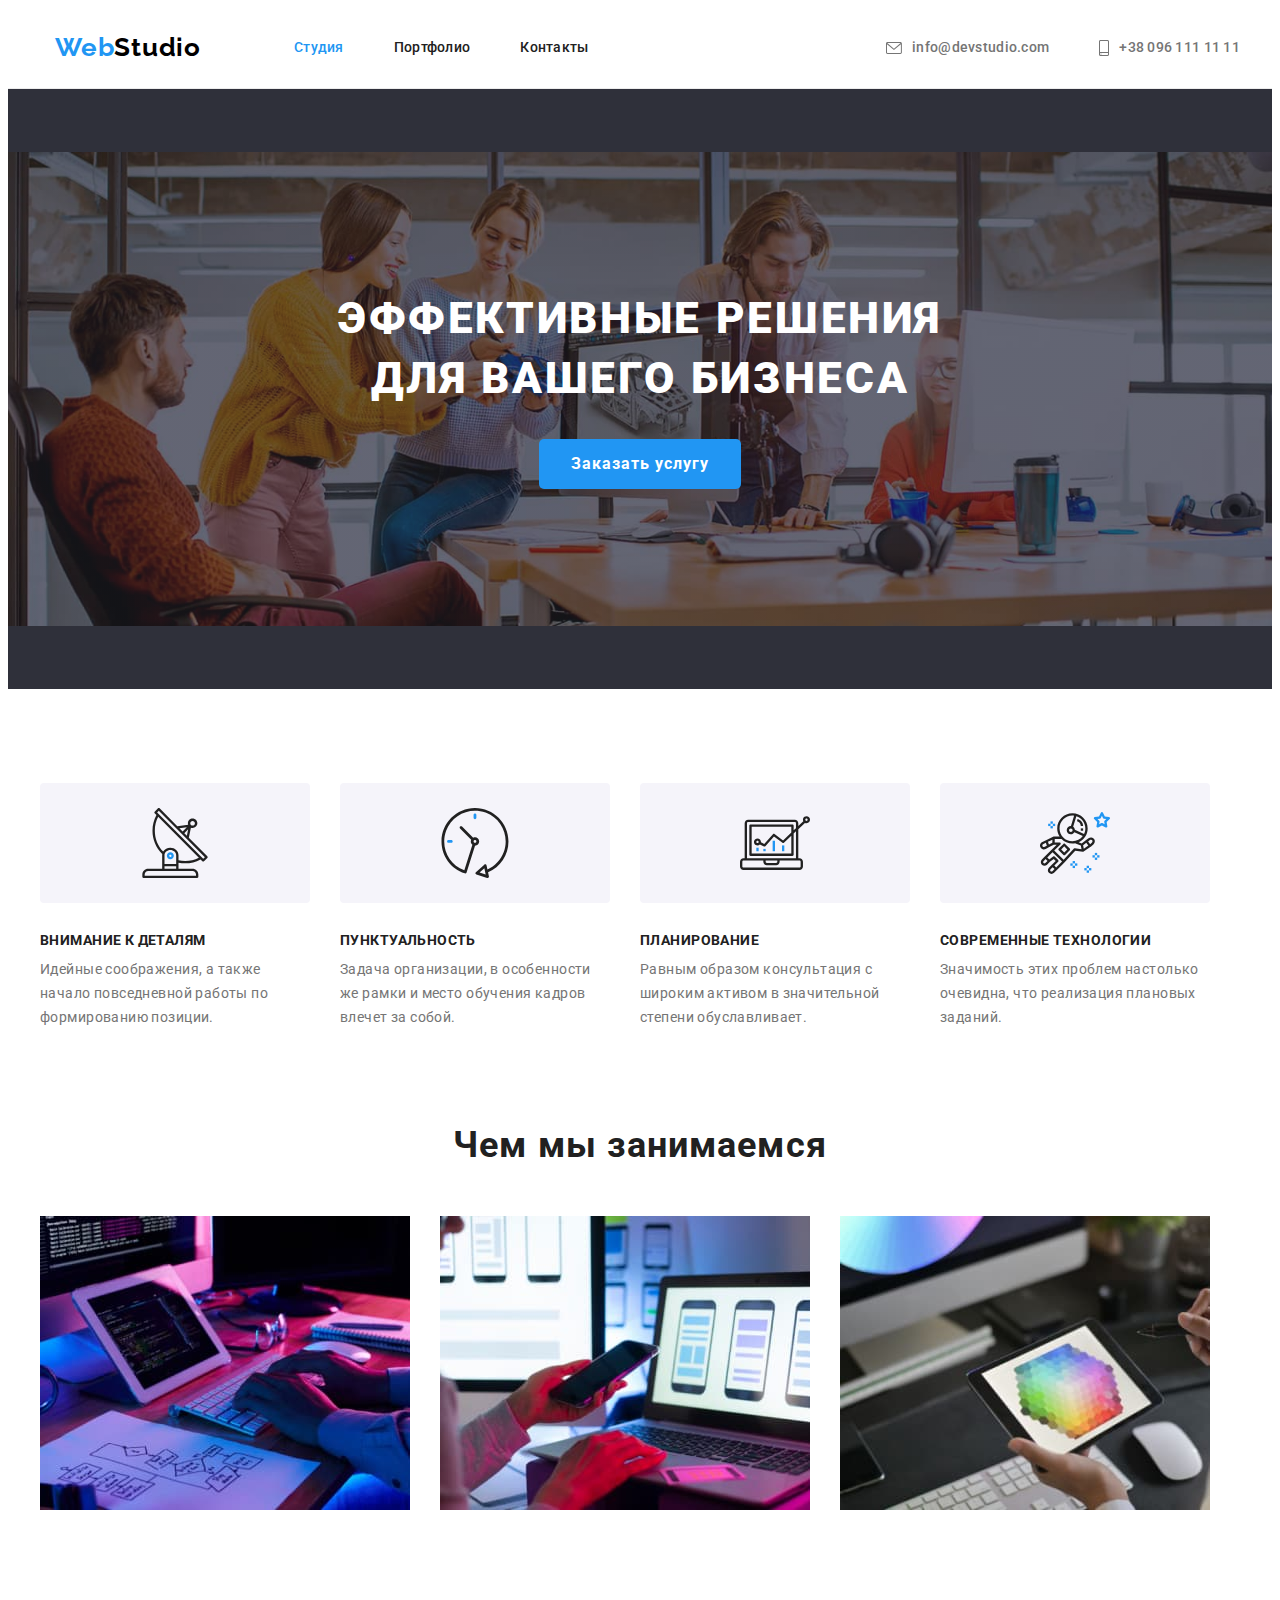
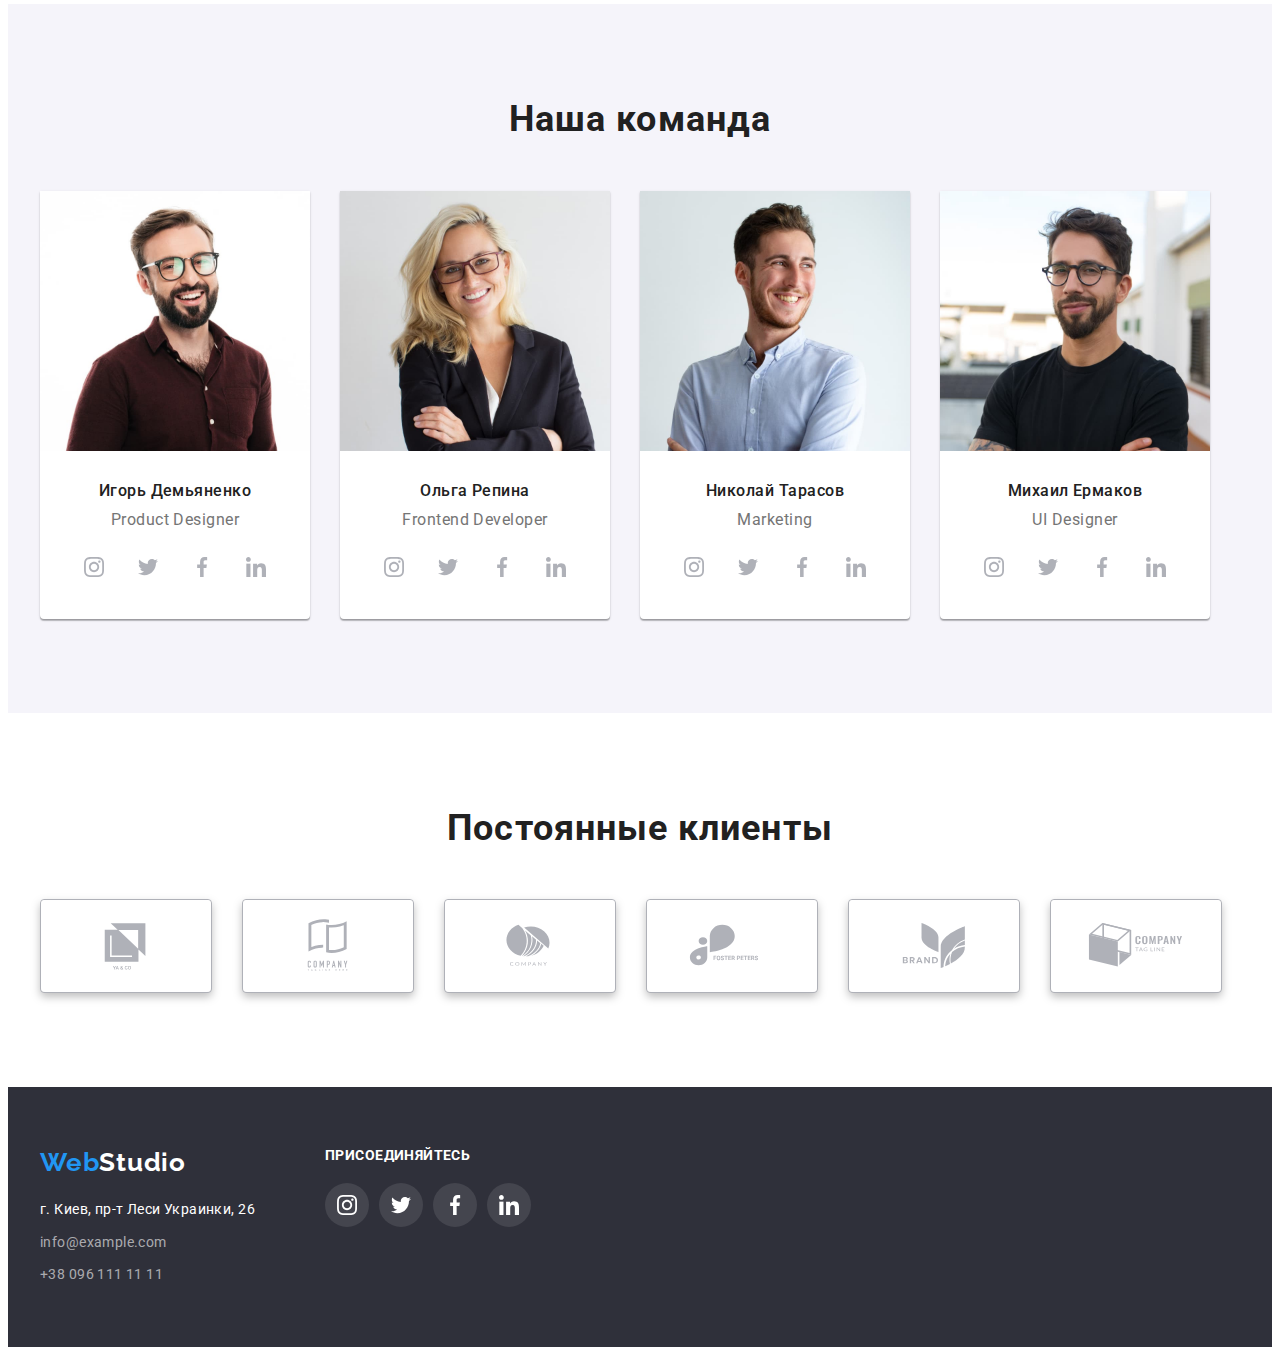
<file: index.html>
<!DOCTYPE html>
<html lang="ru">

<head>
    <meta charset="UTF-8">
    <meta http-equiv="X-UA-Compatible" content="IE=edge">
    <meta name="viewport" content="width=device-width, initial-scale=1.0">
    <title>Document</title>
    <link rel="preconnect" href="https://fonts.googleapis.com">
    <link rel="preconnect" href="https://fonts.gstatic.com" crossorigin>
    <link
        href="https://fonts.googleapis.com/css2?family=Raleway:wght@700&family=Roboto:wght@400;500;700;900&display=swap"
        rel="stylesheet">
    <link rel="stylesheet" href="https://cdnjs.cloudflare.com/ajax/libs/modern-normalize/1.1.0/modern-normalize.min.css"
        integrity="sha512-wpPYUAdjBVSE4KJnH1VR1HeZfpl1ub8YT/NKx4PuQ5NmX2tKuGu6U/JRp5y+Y8XG2tV+wKQpNHVUX03MfMFn9Q=="
        crossorigin="anonymous" referrerpolicy="no-referrer" />
    <link rel="stylesheet" href="./css/styles.css">

</head>

<body>

    <!-- Хедер -->

    <header class="header">
        <div class="container header-container">
            <nav class="header-navigation">
                <a href="./index.html" class="logo link">
                    Web<span class="logo-studio">Studio</span>
                </a>
                <ul class="header-list list link">
                    <li class="header-item"><a class="link nav-link current" href="">Студия</a></li>
                    <li class="header-item"><a class="link nav-link" href="./portfolio.html">Портфолио</a></li>
                    <li class="header-item"><a class="link nav-link" href="">Контакты</a></li>
                </ul>
            </nav>
            <ul class="list header-contacts">
                <li><a class="header-mail link" href="mailto:info@devstudio.com">
                        <svg class="header-mail-svg" width="16" height="12">
                            <use href="./images/icons.svg#icon-letter">

                            </use>
                        </svg>info@devstudio.com</a></li>
                <li><a class="header-tel link" href="tel:+380961111111"> <svg class="header-tel-svg" width="10"
                            height="16">
                            <use href="./images/icons.svg#icon-smartphone">

                            </use>
                        </svg>+38 096 111 11 11</a></li>
            </ul>
        </div>


    </header>

    <!-- Герой -->


    <section class="hero-section">
        <div class="container hero-container">
            <h1 class="hero-title">Эффективные решения для вашего бизнеса</h1>
            <button class="hero-button" type="button">Заказать услугу</button>
        </div>
    </section>


    <!-- Наши преимущества -->

    <section class="benefits">
        <h2 class="benefits-title">Наши преимущества</h2>
        <div class="container benefiys-container">
            <ul class="list benefits-list">
                <li class="benefits-item">
                    <div class="benefits-container">
                        <svg class="benefits-svg" width="70" height="70">
                            <use href="./images/icons.svg#icon-antenna"></use>
                        </svg>
                    </div>

                    <h3 class="benefits-item-title">Внимание к деталям</h3>
                    <p class="benefits-text">Идейные соображения, а также начало повседневной работы по формированию
                        позиции.</p>
                </li>
                <li class="benefits-item">
                    <div class="benefits-container">
                        <svg class="benefits-svg" width="70" height="70">
                            <use href="./images/icons.svg#icon-clock"></use>
                        </svg>
                    </div>
                    <h3 class="benefits-item-title">Пунктуальность</h3>
                    <p class="benefits-text">Задача организации, в особенности же рамки и место обучения кадров влечет
                        за
                        собой.</p>
                </li>
                <li class="benefits-item">
                    <div class="benefits-container">
                        <svg class="benefits-svg" width="70" height="70">
                            <use href="./images/icons.svg#icon-diagram"></use>
                        </svg>
                    </div>
                    <h3 class="benefits-item-title">Планирование</h3>
                    <p class="benefits-text">Равным образом консультация с широким активом в значительной степени
                        обуславливает.</p>
                </li>
                <li class="benefits-item">
                    <div class="benefits-container">
                        <svg class="benefits-svg" width="70" height="70">
                            <use href="./images/icons.svg#icon-astronaut"></use>
                        </svg>
                    </div>
                    <h3 class="benefits-item-title">Современные технологии</h3>
                    <p class="benefits-text">Значимость этих проблем настолько очевидна, что реализация плановых
                        заданий.
                    </p>
                </li>
            </ul>
        </div>
    </section>

    <!-- Чем мы занимаемся -->

    <section class="activity">
        <div class="container activity-container">
            <h2 class="activity-title">Чем мы занимаемся</h2>
            <ul class="activity-list list">
                <li class="activity-item">
                    <img src="./images/img.jpg" width="370" alt="процесс написания кода">
                </li>
                <li class="activity-item">
                    <img src="./images/img1.jpg" width="370" alt="человек с телефоном и ноутбуком">
                </li>
                <li class="activity-item">
                    <img src="./images/img2.jpg" width="370" alt="выбор цвета на планшете">
                </li>
            </ul>
        </div>

    </section>

    <!-- Наша команда -->

    <section class="team">
        <div class="container ">
            <h2 class="team-title">Наша команда</h2>
            <ul class="team-list list">
                <li class="team-item">
                    <img src="./images/igor.jpg" width="270" alt="фото Игоря">
                    <div class="team-container">
                        <h3 class="team-item-title">Игорь Демьяненко</h3>
                        <p class="team-item-text" lang="en">Product Designer</p>
                        <ul class="team-social-list list">
                            <li class="team-social-item">
                                <a href="" class="team-social-link">
                                    <svg class="team-icon" width="20" height="20">
                                        <use href=" ./images/icons.svg#icon-instagram"></use>
                                    </svg>
                                </a>

                            </li>
                            <li class="team-social-item">
                                <a href="" class="team-social-link">
                                    <svg class="team-icon" width="20" height="20">
                                        <use href=" ./images/icons.svg#icon-twitter"></use>
                                    </svg></a>

                            </li>
                            <li class="team-social-item">
                                <a href="" class="team-social-link">
                                    <svg class="team-icon" width="20" height="20">
                                        <use href=" ./images/icons.svg#icon-facebook"></use>
                                    </svg></a>

                            </li>
                            <li class="team-social-item">
                                <a href="" class="team-social-link">
                                    <svg class="team-icon" width="20" height="20">
                                        <use href=" ./images/icons.svg#icon-linkedin"></use>
                                    </svg></a>

                            </li>

                        </ul>
                    </div>

                </li>
                <li class="team-item">
                    <img src="./images/olga.jpg" width="270" alt="фото Ольги">
                    <div class="team-container">
                        <h3 class="team-item-title">Ольга Репина</h3>
                        <p class="team-item-text" lang="en">Frontend Developer</p>
                        <ul class="team-social-list list">
                            <li class="team-social-item">
                                <a href="" class="team-social-link">
                                    <svg class="team-icon" width="20" height="20">
                                        <use href=" ./images/icons.svg#icon-instagram"></use>
                                    </svg>
                                </a>

                            </li>
                            <li class="team-social-item">
                                <a href="" class="team-social-link">
                                    <svg class="team-icon" width="20" height="20">
                                        <use href=" ./images/icons.svg#icon-twitter"></use>
                                    </svg></a>

                            </li>
                            <li class="team-social-item">
                                <a href="" class="team-social-link">
                                    <svg class="team-icon" width="20" height="20">
                                        <use href=" ./images/icons.svg#icon-facebook"></use>
                                    </svg></a>

                            </li>
                            <li class="team-social-item">
                                <a href="" class="team-social-link">
                                    <svg class="team-icon" width="20" height="20">
                                        <use href=" ./images/icons.svg#icon-linkedin"></use>
                                    </svg></a>

                            </li>

                        </ul>
                    </div>
                </li>
                <li class="team-item">
                    <img src="./images/nikolay.jpg" width="270" alt="фото Николая">
                    <div class="team-container">
                        <h3 class="team-item-title">Николай Тарасов</h3>
                        <p class="team-item-text" lang="en">Marketing</p>
                        <ul class="team-social-list list">
                            <li class="team-social-item">
                                <a href="" class="team-social-link">
                                    <svg class="team-icon" width="20" height="20">
                                        <use href=" ./images/icons.svg#icon-instagram"></use>
                                    </svg>
                                </a>

                            </li>
                            <li class="team-social-item">
                                <a href="" class="team-social-link">
                                    <svg class="team-icon" width="20" height="20">
                                        <use href=" ./images/icons.svg#icon-twitter"></use>
                                    </svg></a>

                            </li>
                            <li class="team-social-item">
                                <a href="" class="team-social-link">
                                    <svg class="team-icon" width="20" height="20">
                                        <use href=" ./images/icons.svg#icon-facebook"></use>
                                    </svg></a>

                            </li>
                            <li class="team-social-item">
                                <a href="" class="team-social-link">
                                    <svg class="team-icon" width="20" height="20">
                                        <use href=" ./images/icons.svg#icon-linkedin"></use>
                                    </svg></a>

                            </li>

                        </ul>
                    </div>
                </li>
                <li class="team-item">
                    <img src="./images/mikhail.jpg" width="270" alt="фото Михаила">
                    <div class="team-container">
                        <h3 class="team-item-title">Михаил Ермаков</h3>
                        <p class="team-item-text" lang="en">UI Designer</p>
                        <ul class="team-social-list list">
                            <li class="team-social-item">
                                <a href="" class="team-social-link">
                                    <svg class="team-icon" width="20" height="20">
                                        <use href=" ./images/icons.svg#icon-instagram"></use>
                                    </svg>
                                </a>

                            </li>
                            <li class="team-social-item">
                                <a href="" class="team-social-link">
                                    <svg class="team-icon" width="20" height="20">
                                        <use href=" ./images/icons.svg#icon-twitter"></use>
                                    </svg></a>

                            </li>
                            <li class="team-social-item">
                                <a href="" class="team-social-link">
                                    <svg class="team-icon" width="20" height="20">
                                        <use href=" ./images/icons.svg#icon-facebook"></use>
                                    </svg></a>

                            </li>
                            <li class="team-social-item">
                                <a href="" class="team-social-link">
                                    <svg class="team-icon" width="20" height="20">
                                        <use href=" ./images/icons.svg#icon-linkedin"></use>
                                    </svg></a>

                            </li>

                        </ul>
                    </div>
                </li>
            </ul>
        </div>
    </section>

    <!-- Постоянные клиенты -->

    <section class="clients">
        <div class="container">
            <h2 class="clients-title">Постоянные клиенты</h2>
            <ul class="clients-list list">
                <li class="clients-item item">
                    <a href="" class="clients-link">
                        <svg width="106" height="60">
                            <use href="./images/icons.svg#icon-logo-1"></use>
                        </svg>

                    </a>

                </li>
                <li class="clients-item item">
                    <a href="" class="clients-link">
                        <svg width="106" height="60">
                            <use href="./images/icons.svg#icon-logo-2"></use>
                        </svg>

                    </a>

                </li>
                <li class="clients-item item">
                    <a href="" class="clients-link">
                        <svg width="106" height="60">
                            <use href="./images/icons.svg#icon-logo-3"></use>
                        </svg>

                    </a>

                </li>
                <li class="clients-item item">
                    <a href="" class="clients-link">
                        <svg width="106" height="60">
                            <use href="./images/icons.svg#icon-logo-4"></use>
                        </svg>

                    </a>

                </li>
                <li class="clients-item item">
                    <a href="" class="clients-link">
                        <svg width="106" height="60">
                            <use href="./images/icons.svg#icon-logo-5"></use>
                        </svg>

                    </a>

                </li>
                <li class="clients-item item">
                    <a href="" class="clients-link">
                        <svg width="106" height="60">
                            <use href="./images/icons.svg#icon-logo-6"></use>
                        </svg>

                    </a>

                </li>

            </ul>
        </div>
    </section>

    <!-- Футер -->

    <footer class="footer">
        <div class="footer-container">
            <div>
                <a href="./index.html" class="logo-link link">
                    Web<span class="logo-studio-footer">Studio</span>
                </a>
                <address class="address">
                    <ul class="address-list list">
                        <li class="address-item"><a class="address-link link" target="blank" rel=”noopener,noreferrer”
                                href="https://goo.gl/maps/S7HcoX5ZY1RL1NXY7">г. Киев,
                                пр-т Леси Украинки, 26</a>
                        </li>
                        <li class="footer-item"><a class="footer-contacts link"
                                href="mailto:info@example.com">info@example.com</a>
                        </li>
                        <li class="footer-item"><a class="footer-contacts link" href="tel:+380961111111">+38 096 111 11
                                11</a>
                        </li>
                    </ul>
                </address>

            </div>
            <div class="footer-social-container">
                <h2 class="footer-title">Присоединяйтесь</h2>
                <ul class="footer-social-list list">
                    <li class="footer-social-item">
                        <a href="" class="footer-social-link">
                            <svg class="footer-icon" width="20" height="20">
                                <use href=" ./images/icons.svg#icon-instagram"></use>
                            </svg>
                        </a>

                    </li>
                    <li class="footer-social-item">
                        <a href="" class="footer-social-link">
                            <svg class="footer-icon" width="20" height="20">
                                <use href=" ./images/icons.svg#icon-twitter"></use>
                            </svg></a>

                    </li>
                    <li class="footer-social-item">
                        <a href="" class="footer-social-link">
                            <svg class="footer-icon" width="20" height="20">
                                <use href=" ./images/icons.svg#icon-facebook"></use>
                            </svg></a>

                    </li>
                    <li class="footer-social-item">
                        <a href="" class="footer-social-link">
                            <svg class="footer-icon" width="20" height="20">
                                <use href=" ./images/icons.svg#icon-linkedin"></use>
                            </svg></a>

                    </li>

                </ul>
            </div>
        </div>
    </footer>


</body>

</html>
</file>
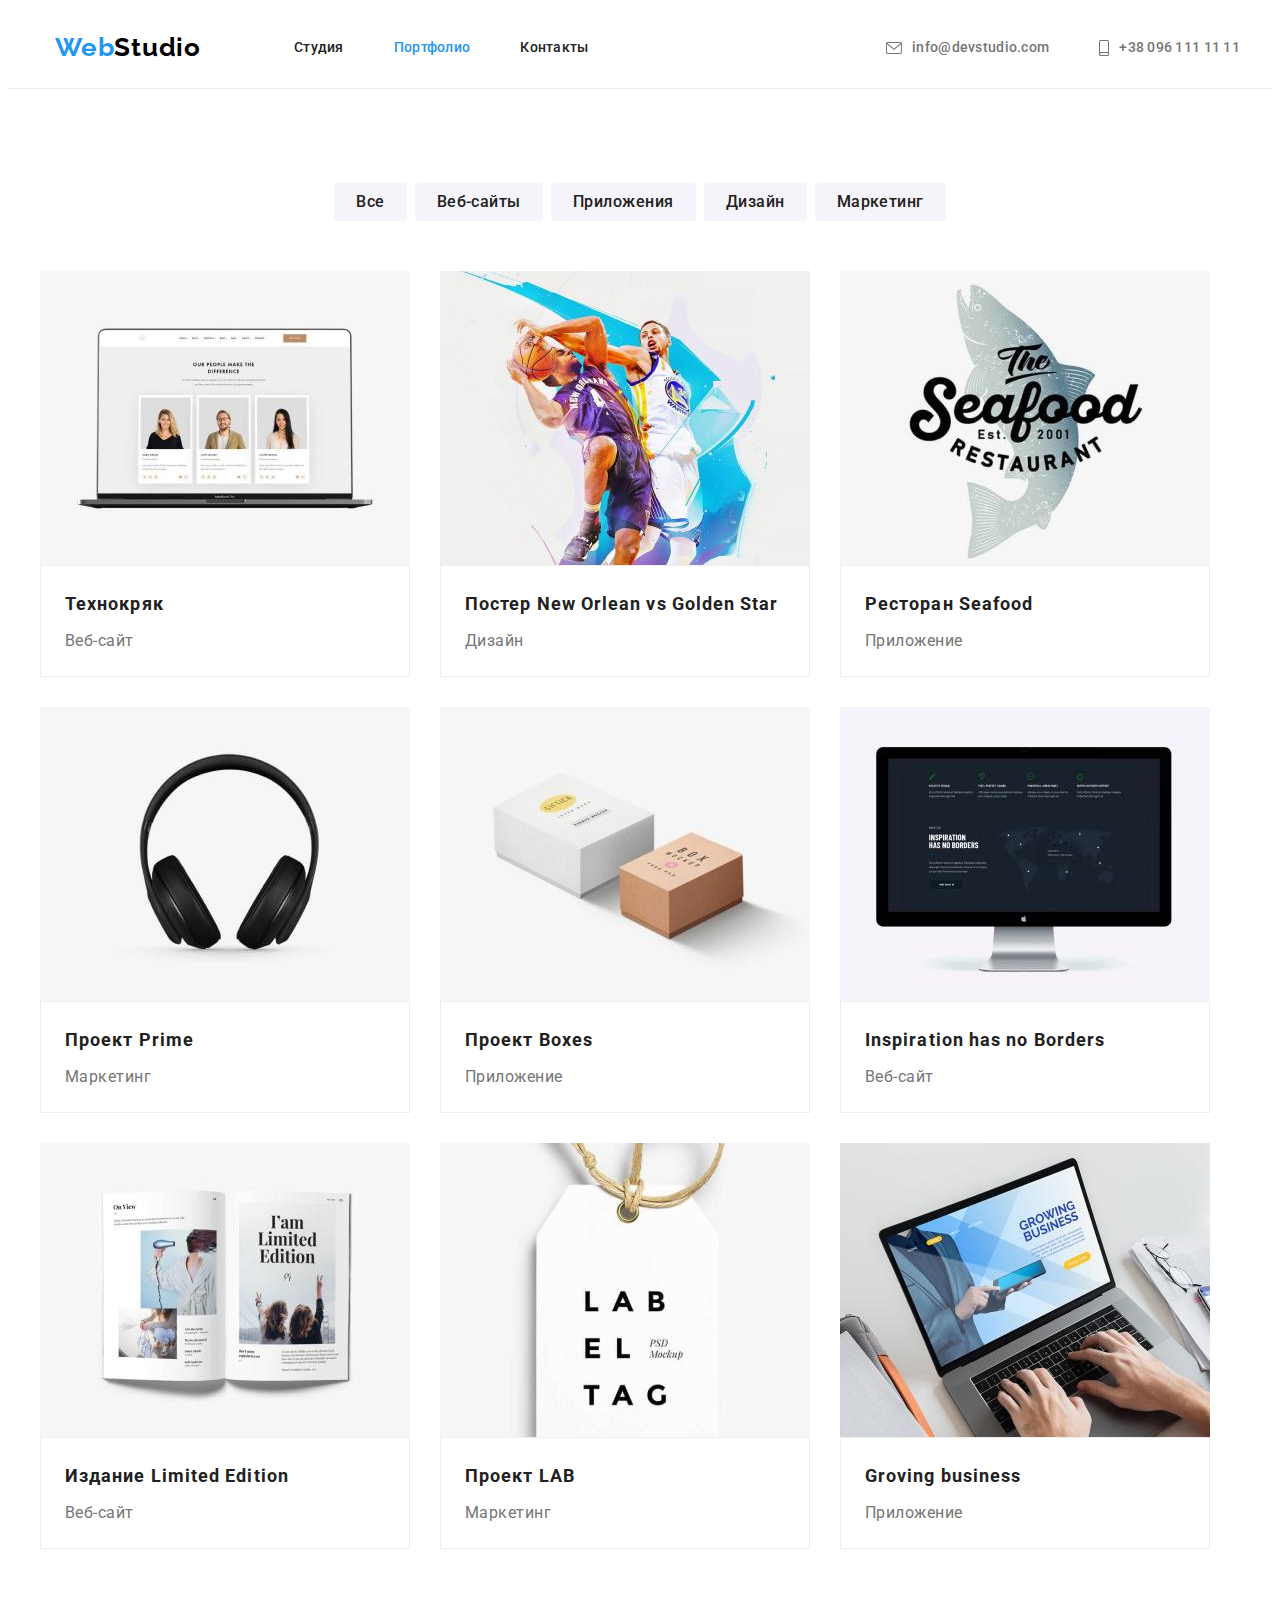
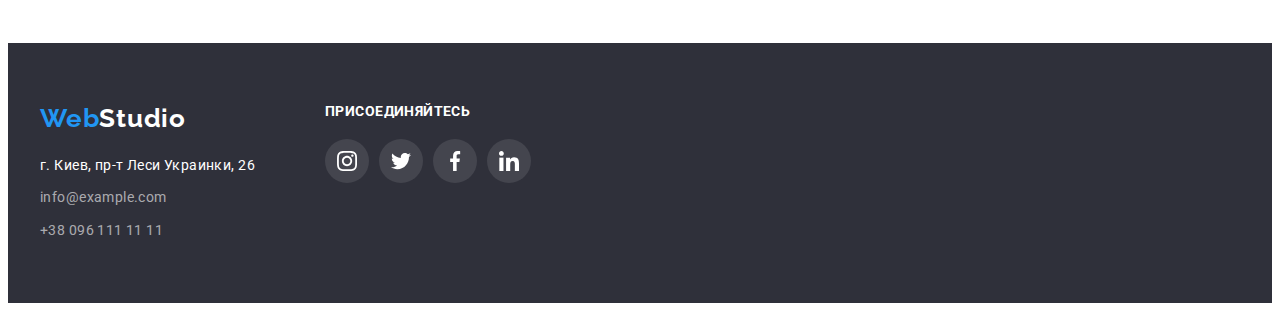
<file: portfolio.html>
<!DOCTYPE html>
<html lang="ru">

<head>
    <meta charset="UTF-8">
    <meta http-equiv="X-UA-Compatible" content="IE=edge">
    <meta name="viewport" content="width=device-width, initial-scale=1.0">
    <title>Document</title>
    <link rel="preconnect" href="https://fonts.googleapis.com">
    <link rel="preconnect" href="https://fonts.gstatic.com" crossorigin>
    <link
        href="https://fonts.googleapis.com/css2?family=Raleway:wght@700&family=Roboto:wght@400;500;700;900&display=swap"
        rel="stylesheet">
    <link rel="stylesheet" href="https://cdnjs.cloudflare.com/ajax/libs/modern-normalize/1.1.0/modern-normalize.min.css"
        integrity="sha512-wpPYUAdjBVSE4KJnH1VR1HeZfpl1ub8YT/NKx4PuQ5NmX2tKuGu6U/JRp5y+Y8XG2tV+wKQpNHVUX03MfMFn9Q=="
        crossorigin="anonymous" referrerpolicy="no-referrer" />
    <link rel="stylesheet" href="./css/styles.css">

</head>

<body>
    <header class="header">
        <div class="container header-container">
            <nav class="header-navigation">
                <a href="./index.html" class="logo link">
                    Web<span class="logo-studio">Studio</span>
                </a>
                <ul class="header-list list link">
                    <li class="header-item"><a class="link nav-link" href="">Студия</a></li>
                    <li class="header-item"><a class="link nav-link current" href="./portfolio.html">Портфолио</a></li>
                    <li class="header-item"><a class="link nav-link" href="">Контакты</a></li>
                </ul>
            </nav>
            <ul class="list header-contacts">
                <li><a class="header-mail link" href="mailto:info@devstudio.com">
                        <svg class="header-mail-svg" width="16" height="12">
                            <use href="./images/icons.svg#icon-letter">

                            </use>
                        </svg>info@devstudio.com</a></li>
                <li><a class="header-tel link" href="tel:+380961111111"> <svg class="header-tel-svg" width="10"
                            height="16">
                            <use href="./images/icons.svg#icon-smartphone">

                            </use>
                        </svg>+38 096 111 11 11</a></li>
            </ul>
        </div>


    </header>


    <!-- Наши продукты -->

    <section class="filter-section">
        <div class="container">
            <ul class="filter-list list">
                <li class="filter-item"><button class="filter-button" type="button">Все</button></li>
                <li class="filter-item"><button class="filter-button" type="button">Веб-сайты</button></li>
                <li class="filter-item"><button class="filter-button" type="button">Приложения</button></li>
                <li class="filter-item"><button class="filter-button" type="button">Дизайн</button></li>
                <li class="filter-item"><button class="filter-button" type="button">Маркетинг</button></li>

            </ul>
            <h1 class="main-products-title">Наши продукты</h1>
            <ul class="port-products-list list">
                <li class="port-products-item">
                    <img src="./images/technokryack.jpg " width="370" height="294"
                        alt="Изображение открытого рабочего ноутбука">
                    <div class="products-container">
                        <h2 class=port-products-title>Технокряк</h2>
                        <p class=port-products-text>Веб-сайт</p>
                    </div>
                </li>
                <li class="port-products-item">
                    <img src="./images/new-orlean-vs-golden-star.jpg" width="370" height="294"
                        alt="два баскетболиста в борьбе">
                    <div class="products-container">
                        <h2 class=port-products-title>Постер New Orlean vs Golden Star</h2>
                        <p class=port-products-text>Дизайн</p>
                    </div>
                </li>
                <li class="port-products-item">
                    <img src="./images/seafood.jpg" width="370" height="294" alt="надпись на фоне лосося">
                    <div class="products-container">
                        <h2 class=port-products-title>Ресторан Seafood</h2>
                        <p class=port-products-text>Приложение</p>
                    </div>
                </li>
                <li class="port-products-item">
                    <img src="./images/prime.jpg" width="370" height="294" alt="фото больших наушников">
                    <div class="products-container">
                        <h2 class=port-products-title>Проект Prime</h2>
                        <p class=port-products-text>Маркетинг</p>
                    </div>
                </li>
                <li class="port-products-item">
                    <img src="./images/booxes.jpg" width="370" height="294" alt="две коробки с надписями">
                    <div class="products-container">
                        <h2 class=port-products-title>Проект Boxes</h2>
                        <p class=port-products-text>Приложение</p>
                    </div>
                </li>
                <li class="port-products-item">
                    <img src="./images/inspiration-has-no-borders.jpg" width="370" height="294"
                        alt="фото работающего монитора">
                    <div class="products-container">
                        <h2 class=port-products-title>Inspiration has no Borders</h2>
                        <p class=port-products-text>Веб-сайт</p>
                    </div>
                </li>
                <li class="port-products-item">
                    <img src="./images/limited-edition.jpg" width="370" height="294" alt="раскрытое издание журнала">
                    <div class="products-container">
                        <h2 class=port-products-title>Издание Limited Edition</h2>
                        <p class=port-products-text>Веб-сайт</p>
                    </div>
                </li>
                <li class="port-products-item">
                    <img src="./images/lab.jpg" width="370" height="294" alt="бирка с надписью">
                    <div class="products-container">
                        <h2 class=port-products-title>Проект LAB</h2>
                        <p class=port-products-text>Маркетинг</p>
                    </div>
                </li>
                <li class="port-products-item">
                    <img src="./images/groving-business.jpg" width="370" height="294"
                        alt="человек работает на ноутбуке">
                    <div class="products-container">
                        <h2 class=port-products-title>Groving business</h2>
                        <p class=port-products-text>Приложение</p>
                    </div>
                </li>
            </ul>
        </div>
    </section>


    <!-- Футер -->


    <footer class="footer">
        <div class="footer-container">
            <div>
                <a href="./index.html" class="logo-link link">
                    Web<span class="logo-studio-footer">Studio</span>
                </a>
                <address class="address">
                    <ul class="address-list list">
                        <li class="address-item"><a class="address-link link" target="blank" rel=”noopener,noreferrer”
                                href="https://goo.gl/maps/S7HcoX5ZY1RL1NXY7">г. Киев,
                                пр-т Леси Украинки, 26</a>
                        </li>
                        <li class="footer-item"><a class="footer-contacts link"
                                href="mailto:info@example.com">info@example.com</a>
                        </li>
                        <li class="footer-item"><a class="footer-contacts link" href="tel:+380961111111">+38 096 111 11
                                11</a>
                        </li>
                    </ul>
                </address>

            </div>
            <div class="footer-social-container">
                <h2 class="footer-title">Присоединяйтесь</h2>
                <ul class="footer-social-list list">
                    <li class="footer-social-item">
                        <a href="" class="footer-social-link">
                            <svg class="footer-icon" width="20" height="20">
                                <use href=" ./images/icons.svg#icon-instagram"></use>
                            </svg>
                        </a>

                    </li>
                    <li class="footer-social-item">
                        <a href="" class="footer-social-link"><svg class="footer-icon" width="20" height="20">
                                <use href=" ./images/icons.svg#icon-twitter"></use>
                            </svg></a>

                    </li>
                    <li class="footer-social-item">
                        <a href="" class="footer-social-link"><svg class="footer-icon" width="20" height="20">
                                <use href=" ./images/icons.svg#icon-facebook"></use>
                            </svg></a>

                    </li>
                    <li class="footer-social-item">
                        <a href="" class="footer-social-link"><svg class="footer-icon" width="20" height="20">
                                <use href=" ./images/icons.svg#icon-linkedin"></use>
                            </svg></a>

                    </li>

                </ul>
            </div>
        </div>
    </footer>
</body>

</html>
</file>
<file: css/styles.css>
:root {
  --main-tittle-color: #ffffff;
  --second-tittle-color: #212121;
  --third-tittle-color: #212121;
  --main-text-color: #757575;
  --accent-color: #2196f3;
  --main-btn-color: #212121;
  --second-btn-color: #ffffff;
  --main-background-color: #ffffff;
  --second-background-color: #2f303a;
  --third-background-color: #f5f4fa;
  --contacts-color: #757575;
  --second-contacts-color: rgba(255, 255, 255, 0.6);
  --svg-color: #afb1b8;
}

p,
h1,
h2,
h3,
h4,
h5,
h6 {
  margin: 0;
}
img {
  display: block;
  min-width: 100%;
  height: auto;
}

ul {
  margin: 0;
  padding: 0;
}

.container {
  width: 1200px;
  padding-left: 15px;
  padding-right: 15px;
  margin: 0 auto;
}

body {
  font-family: 'roboto', sans-serif;
}

.list {
  list-style: none;
}
.link {
  text-decoration: none;
}

.nav-link.current {
  color: var(--accent-color);
}

/* --------------Header-------------- */

.header {
  background-color: var(--main-background-color);
  display: flex;
  align-items: center;
  border-bottom: 1px solid #ececec;
}

.header-container {
  display: flex;
}
.header-navigation {
  display: flex;
  align-items: center;
}

.header-contacts {
  display: flex;
  margin-left: auto;
  align-items: center;
}

.header-list {
  display: flex;
  align-items: center;
  margin-left: 93px;
}
.header-item:not(:last-child) {
  margin-right: 50px;
}

.logo {
  font-family: Raleway;
  font-weight: 700;
  font-size: 26px;
  line-height: 1.19;
  letter-spacing: 0.03em;
  color: #2196f3;
  margin-left: 15px;
  padding-top: 24px;
  padding-bottom: 25px;
}

.logo-studio {
  color: #000000;
}
.nav-link {
  color: var(--second-tittle-color);
  font-weight: 500;
  font-size: 14px;
  line-height: 1.14;
  letter-spacing: 0.02em;
  padding-top: 32px;
  padding-bottom: 32px;
  display: block;
}
.nav-link:hover,
.nav-link:focus {
  color: var(--accent-color);
}
.header-contacts {
  align-content: center;
}
.header-mail {
  display: flex;
  font-weight: 500;
  font-size: 14px;
  line-height: 1.14;
  letter-spacing: 0.02em;
  color: var(--contacts-color);
  margin-right: 50px;
  align-items: center;
}
.header-mail-svg {
  margin-right: 10px;
  fill: currentColor;
}
.header-mail:hover,
.header-mail:focus {
  color: var(--accent-color);
}

.header-tel {
  display: flex;
  font-weight: 500;
  font-size: 14px;
  line-height: 1.14;
  letter-spacing: 0.02em;
  color: var(--contacts-color);
  align-items: center;
}
.header-tel:hover,
.header-tel:focus {
  color: var(--accent-color);
}
.header-tel-svg {
  margin-right: 10px;
  fill: currentColor;
}

/* --------------Hero-------------- */

.hero-section {
  background-color: var(--second-background-color);
  background-image: linear-gradient(rgba(47, 48, 58, 0.4), rgba(47, 48, 58, 0.4)),
    url(../images/hero-bg.jpg);
  background-repeat: no-repeat;
  background-position: center;
  background-size: contain;
  padding-top: 200px;
  padding-bottom: 200px;
}

.hero-title {
  font-weight: 900;
  font-size: 44px;
  line-height: 1.36;
  text-align: center;
  letter-spacing: 0.06em;
  text-transform: uppercase;
  color: var(--main-tittle-color);
  max-width: 696px;
  margin: auto;
}

.hero-button {
  background-color: var(--accent-color);
  color: var(--second-btn-color);
  font-family: inherit;
  font-weight: 700;
  font-size: 16px;
  line-height: 1.87;
  display: flex;
  cursor: pointer;
  align-items: center;
  text-align: center;
  letter-spacing: 0.06em;
  display: block;
  padding: 10px 32px;
  margin: auto;
  margin-top: 30px;
  border-radius: 5px;
  flex-wrap: wrap;
  border: none;
}
.hero-button:hover,
.hero-button:focus {
  background-color: #f5f4fa;
  color: var(--main-btn-color);
}

/* --------------Benefits-------------- */

.benefits-container {
  display: flex;
  background: #f5f4fa;
  border-radius: 4px;
  width: 270px;
  height: 120px;
  margin-bottom: 30px;
  justify-content: center;
  align-items: center;
}

.benefits-title {
  border: 0;
  clip: rect(0 0 0 0);
  height: 1px;
  margin: -1px;
  overflow: hidden;
  padding: 0;
  position: absolute;
  width: 1px;
}
.benefits {
  padding-top: 94px;
}
.benefits-list {
  display: flex;
}

.benefits {
  background-color: var(--main-background-color);
}
.benefits-item:not(:last-child) {
  margin-right: 30px;
  max-width: 270px;
}
.benefits-item-title {
  font-weight: 700;
  font-size: 14px;
  line-height: 1.14;
  letter-spacing: 0.03em;
  text-transform: uppercase;
  color: var(--third-tittle-color);
}
.benefits-text {
  font-weight: normal;
  font-size: 14px;
  line-height: 1.71;
  letter-spacing: 0.03em;
  color: var(--main-text-color);
  margin-top: 10px;
}

/* --------------Activity-------------- */
.activity {
  background-color: var(--main-background-color);
  padding-top: 94px;
  padding-bottom: 94px;
}
.activity-list {
  display: flex;
  margin-top: 50px;
}
.activity-item:not(:last-child) {
  margin-right: 30px;
}

.activity-title {
  font-weight: 700;
  font-size: 36px;
  line-height: 1.17;
  text-align: center;
  letter-spacing: 0.03em;
  color: var(--second-tittle-color);
}

/* --------------Our team-------------- */

.team {
  background-color: var(--third-background-color);
  padding-top: 94px;
  padding-bottom: 94px;
}
.team-title {
  font-weight: 700;
  font-size: 36px;
  line-height: 1.17;
  text-align: center;
  letter-spacing: 0.03em;
  color: var(--second-tittle-color);
}

.team-list {
  margin-top: 50px;
  display: flex;
  flex-wrap: wrap;
}
.team-item {
  background-color: #ffffff;
  width: 270px;
  margin-right: 30px;
  box-shadow: 0px 1px 3px rgba(0, 0, 0, 0.12), 0px 1px 1px rgba(0, 0, 0, 0.14),
    0px 2px 1px rgba(0, 0, 0, 0.2);
  border-radius: 0px 0px 4px 4px;
}
.team-item:nth-child(4n) {
  margin-right: 0;
}

.team-item-title {
  font-weight: 500;
  font-size: 16px;
  line-height: 1.19;
  text-align: center;
  letter-spacing: 0.03em;
  color: var(--third-tittle-color);
}

.team-item-text {
  font-size: 16px;
  line-height: 1.19;
  text-align: center;
  letter-spacing: 0.03em;
  color: var(--main-text-color);
  margin-top: 10px;
  margin-bottom: 16px;
}
.team-container {
  padding: 30px 32px;
}
.team-social-list {
  display: flex;
  justify-content: center;
}
.team-social-item {
  width: 44px;
  height: 44px;
}
.team-social-item + .team-social-item {
  margin-left: 10px;
}
.team-social-link {
  width: 100%;
  height: 100%;
  background-color: var(--main-background-color);
  border-radius: 50%;
  display: flex;
  align-items: center;
  justify-content: center;
  color: var(--svg-color);
}
.team-icon {
  fill: currentColor;
}

.team-social-link:hover,
.team-social-link:focus {
  background-color: var(--accent-color);
  color: #ffffff;
}

/* .team-icon:hover,
.team-icon:focus {
  fill: #ffffff;
} */

/* --------------Clients------------ */

.clients {
  background-color: var(--main-background-color);
  padding-top: 94px;
  padding-bottom: 94px;
}
.clients-title {
  font-weight: 700;
  font-size: 36px;
  line-height: 1.17;
  text-align: center;
  letter-spacing: 0.03em;
  color: var(--second-tittle-color);
}
.clients-list {
  display: flex;
  margin-top: 50px;
}

.clients-item {
  border: 1px solid var(--svg-color);
  border-radius: 4px;
  width: 170px;
  height: 92px;
  filter: drop-shadow(0px 4px 4px rgba(0, 0, 0, 0.25));
}
.clients-item + .clients-item {
  margin-left: 30px;
}

.clients-link {
  fill: var(--svg-color);
  width: 100%;
  height: 100%;
  background-color: var(--main-background-color);
  display: flex;
  align-items: center;
  justify-content: center;
  border-radius: 4px;
}
.clients-link:hover,
.clients-link:focus {
  fill: var(--accent-color);
}
.clients-item:hover,
.clients-item:focus {
  fill: var(--accent-color);
  border: 2px solid var(--accent-color);
}

/* --------------Footer-------------- */

.footer {
  display: flex;
  background-color: var(--second-background-color);
  padding-top: 60px;
  padding-bottom: 60px;
}
.footer-container {
  display: flex;
  width: 1200px;
  padding-left: 15px;
  padding-right: 15px;
  margin: 0 auto;
}
.footer-social-container {
  margin-left: 70px;
}
.logo-link {
  font-family: Raleway;
  font-weight: 700;
  font-size: 26px;
  line-height: 1.19;
  letter-spacing: 0.03em;
  color: #2196f3;
  margin-top: 60px;
}

.logo-studio-footer {
  color: #ffffff;
}
.address-item {
  margin-top: 20px;
}
.address-link {
  font-style: normal;
  font-size: 14px;
  line-height: 1.71;
  letter-spacing: 0.03em;
  color: #ffffff;
}
.address-link:hover,
.address-link:focus {
  color: var(--accent-color);
}
.footer-item {
  margin-top: 9px;
}

.footer-contacts {
  font-style: normal;
  font-size: 14px;
  line-height: 1.71;
  letter-spacing: 0.03em;
  color: var(--second-contacts-color);
}

.footer-contacts:hover,
.footer-contacts:focus {
  color: var(--accent-color);
}
.footer-title {
  font-size: 14px;
  line-height: 16px;
  letter-spacing: 0.03em;
  text-transform: uppercase;
  color: #ffffff;
  margin-bottom: 20px;
}

.footer-social-list {
  display: flex;
  justify-content: center;
}
.footer-social-item {
  width: 44px;
  height: 44px;
}
.footer-social-item + .footer-social-item {
  margin-left: 10px;
}
.footer-social-link {
  width: 100%;
  height: 100%;
  background: rgba(255, 255, 255, 0.1);
  border-radius: 50%;
  display: flex;
  align-items: center;
  justify-content: center;
  color: #ffffff;
}

.footer-social-link:hover,
.footer-social-link:focus {
  background-color: var(--accent-color);
}
.footer-icon {
  fill: currentColor;
}

/* --------------Portfolio-------------- */

.filter-section {
  padding-top: 94px;
  padding-bottom: 94px;
}
.main-products-title {
  border: 0;
  clip: rect(0 0 0 0);
  height: 1px;
  margin: -1px;
  overflow: hidden;
  padding: 0;
  position: absolute;
  width: 1px;
}

.filter-button {
  border: none;
  font-family: inherit;
  font-style: normal;
  font-weight: 500;
  font-size: 16px;
  line-height: 1.62;
  cursor: pointer;
  text-align: center;
  letter-spacing: 0.03em;
  color: var(--main-btn-color);
  background: #f5f4fa;
  border-radius: 4px;
  padding: 6px 22px;
}

.filter-button:hover,
.filter-button:focus {
  background-color: var(--accent-color);
  color: var(--second-btn-color);
  box-shadow: 0px 3px 1px rgba(0, 0, 0, 0.1), 0px 1px 2px rgba(0, 0, 0, 0.08),
    0px 2px 2px rgba(0, 0, 0, 0.12);
}
.filter-list {
  justify-content: center;
  display: flex;
}
.filter-item:not(:last-child) {
  margin-right: 8px;
}
.products-container {
  padding: 20px 24px;
}
.port-products-list {
  display: flex;
  flex-wrap: wrap;
  margin-top: 50px;
  margin-bottom: -30px;
}

.port-products-title {
  font-weight: 700;
  font-size: 18px;
  line-height: 2;
  letter-spacing: 0.06em;
  color: var(--third-tittle-color);
}
.port-products-item {
  margin-right: 30px;
  box-sizing: border-box;
  margin-bottom: 30px;
  width: 370px;
}
.products-container {
  border: 1px solid #eeeeee;
}
.port-products-item:hover {
  box-shadow: 0px 1px 1px rgba(0, 0, 0, 0.12), 0px 4px 4px rgba(0, 0, 0, 0.06),
    1px 4px 6px rgba(0, 0, 0, 0.16);
}
.port-products-item:nth-child(3n) {
  margin-right: 0;
}

.port-products-text {
  font-weight: normal;
  font-size: 16px;
  line-height: 1.87;
  letter-spacing: 0.03em;
  color: var(--main-text-color);
  margin-top: 4px;
}
</file>
